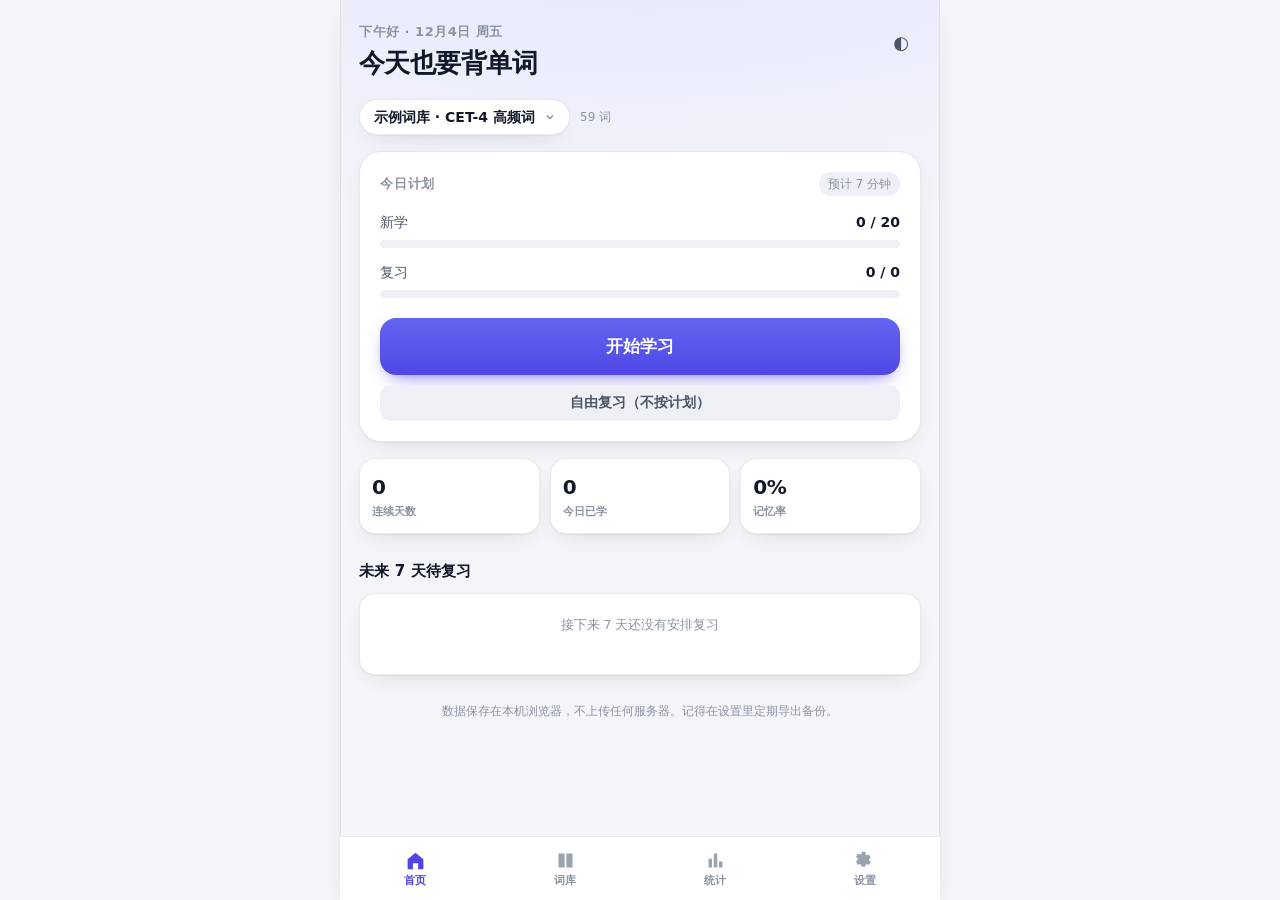
<file: index.html>
<!doctype html>
<html lang="zh-CN" data-theme="light">
<head>
<meta charset="utf-8">
<meta name="viewport" content="width=device-width, initial-scale=1, viewport-fit=cover">
<meta name="theme-color" content="#4f46e5">
<meta name="description" content="词流 WordFlow · 可导入自有词库的间隔重复背单词应用">
<meta name="apple-mobile-web-app-capable" content="yes">
<meta name="mobile-web-app-capable" content="yes">
<meta name="apple-mobile-web-app-status-bar-style" content="black-translucent">
<meta name="apple-mobile-web-app-title" content="词流">
<title>词流 · 背单词</title>
<link rel="manifest" href="manifest.webmanifest">
<link rel="icon" type="image/svg+xml" href="icons/favicon.svg">
<link rel="apple-touch-icon" href="icons/apple-touch-icon.png">
<link rel="stylesheet" href="css/app.css">
</head>
<body>
<div class="app" id="app">

  <!-- ============ 首页 ============ -->
  <section class="view" id="view-home">
    <header class="home-head">
      <div>
        <div class="greet" id="homeGreet">下午好</div>
        <h1 class="home-title">今天也要背单词</h1>
      </div>
      <button class="icon-btn" id="btnTheme" title="切换主题" aria-label="切换主题">◐</button>
    </header>

    <div class="book-picker">
      <select id="homeBookSelect" aria-label="选择词库"></select>
      <span class="picker-hint" id="homeBookMeta"></span>
    </div>

    <section class="plan-card" id="planCard">
      <div class="plan-top">
        <span class="plan-label">今日计划</span>
        <span class="plan-est" id="planEst">预计 0 分钟</span>
      </div>
      <div class="plan-row">
        <div class="plan-row-head"><span>新学</span><b id="planNewNum">0 / 0</b></div>
        <div class="bar"><i id="planNewBar" class="bar-new"></i></div>
      </div>
      <div class="plan-row">
        <div class="plan-row-head"><span>复习</span><b id="planRevNum">0 / 0</b></div>
        <div class="bar"><i id="planRevBar" class="bar-rev"></i></div>
      </div>
      <button class="btn btn-primary btn-xl" id="btnStart">开始学习</button>
      <button class="btn btn-ghost btn-sm" id="btnCram">自由复习（不按计划）</button>
    </section>

    <section class="stat-strip" id="homeStatStrip"></section>

    <section class="section" id="homeForecastWrap">
      <div class="section-head"><h2>未来 7 天待复习</h2></div>
      <div class="mini-chart" id="homeForecast"></div>
    </section>

    <p class="foot-note">数据保存在本机浏览器，不上传任何服务器。记得在设置里定期导出备份。</p>
  </section>

  <!-- ============ 词库 ============ -->
  <section class="view" id="view-books" hidden>
    <header class="page-head">
      <h1>词库</h1>
      <button class="btn btn-primary btn-sm" id="btnNewBook">＋ 导入词库</button>
    </header>
    <div id="bookList" class="book-list"></div>
    <div class="tip-box">
      <b>支持的导入格式</b>
      <ul>
        <li><b>CSV / TSV</b>：可带表头 <code>word,phonetic,meaning,example,tags</code>（也认中文表头 单词/音标/释义/例句/标签）</li>
        <li><b>纯文本</b>：每行 <code>单词 释义</code> 或 <code>单词　释义</code>（Tab 分隔）</li>
        <li><b>JSON</b>：对象数组，或字符串数组</li>
      </ul>
      没有音标/例句也能用，只填单词+释义即可。
    </div>
  </section>

  <!-- ============ 单词列表 ============ -->
  <section class="view" id="view-words" hidden>
    <header class="page-head">
      <button class="icon-btn" id="btnWordsBack" aria-label="返回">‹</button>
      <h1 id="wordsTitle">单词</h1>
      <button class="icon-btn" id="btnWordsMenu" aria-label="更多">⋯</button>
    </header>
    <div class="filter-row">
      <input id="wordSearch" class="input" type="search" placeholder="搜索单词或释义" autocomplete="off">
    </div>
    <div class="chips" id="wordFilterChips">
      <button class="chip active" data-filter="all">全部</button>
      <button class="chip" data-filter="new">未学</button>
      <button class="chip" data-filter="learning">学习中</button>
      <button class="chip" data-filter="review">复习中</button>
      <button class="chip" data-filter="mastered">已掌握</button>
    </div>
    <div id="wordList" class="word-list"></div>
    <button class="btn btn-ghost btn-sm" id="btnWordMore" hidden>显示更多</button>
  </section>

  <!-- ============ 统计 ============ -->
  <section class="view" id="view-stats" hidden>
    <header class="page-head"><h1>统计</h1></header>
    <div id="statsBody"></div>
  </section>

  <!-- ============ 设置 ============ -->
  <section class="view" id="view-settings" hidden>
    <header class="page-head"><h1>设置</h1></header>

    <section class="setting-group">
      <div class="setting-group-head">每日计划</div>
      <label class="setting-row">
        <div><div class="setting-title">每日新学上限</div><div class="setting-sub">建议 15–30，太多记不牢</div></div>
        <input class="num-input" type="number" id="setNewPerDay" min="1" max="200" step="1">
      </label>
      <label class="setting-row">
        <div><div class="setting-title">每日复习上限</div><div class="setting-sub">到期词太多时限制单日负担</div></div>
        <input class="num-input" type="number" id="setReviewPerDay" min="10" max="999" step="10">
      </label>
    </section>

    <section class="setting-group">
      <div class="setting-group-head">发音</div>
      <label class="setting-row">
        <div><div class="setting-title">自动发音</div><div class="setting-sub">出现新卡片时朗读单词</div></div>
        <input type="checkbox" class="switch" id="setAutoSpeak">
      </label>
      <label class="setting-row">
        <div><div class="setting-title">口音</div></div>
        <select class="select-input" id="setAccent">
          <option value="en-US">美音 en-US</option>
          <option value="en-GB">英音 en-GB</option>
        </select>
      </label>
      <label class="setting-row">
        <div>
          <div class="setting-title">音源</div>
          <div class="setting-sub">词典真人发音 ≈ 有道（英文）/ 百度（中文）</div>
        </div>
        <select class="select-input" id="setAudioSrc">
          <option value="auto">自动（推荐）</option>
          <option value="online">只用在线发音</option>
          <option value="tts">只用系统语音</option>
        </select>
      </label>
      <label class="setting-row">
        <div><div class="setting-title">语速</div><div class="setting-sub" id="setRateVal">0.9×</div></div>
        <input type="range" class="range" id="setRate" min="0.5" max="1.4" step="0.1">
      </label>
      <div class="setting-row">
        <div>
          <div class="setting-title">测试发音</div>
          <div class="setting-sub" id="setVoiceInfo">点右边按钮试听</div>
        </div>
        <button class="btn btn-ghost btn-sm" type="button" id="btnTestSpeak">试听</button>
      </div>
    </section>

    <section class="setting-group">
      <div class="setting-group-head">外观</div>
      <label class="setting-row">
        <div><div class="setting-title">主题</div></div>
        <select class="select-input" id="setTheme">
          <option value="auto">跟随系统</option>
          <option value="light">浅色</option>
          <option value="dark">深色</option>
        </select>
      </label>
    </section>

    <section class="setting-group">
      <div class="setting-group-head">数据</div>
      <button class="setting-row setting-btn" id="btnExport"><div><div class="setting-title">导出备份</div><div class="setting-sub">全部词库 + 学习进度 + 统计，JSON 文件</div></div><span class="chev">›</span></button>
      <button class="setting-row setting-btn" id="btnImportBackup"><div><div class="setting-title">导入备份</div><div class="setting-sub">从 JSON 备份恢复（可合并或覆盖）</div></div><span class="chev">›</span></button>
      <button class="setting-row setting-btn danger" id="btnReset"><div><div class="setting-title">清空全部数据</div><div class="setting-sub">不可恢复，请先导出备份</div></div><span class="chev">›</span></button>
    </section>

    <p class="foot-note">词流 WordFlow v1.0 · 纯前端 · 离线可用 · 词库与进度只存在你的设备上</p>
  </section>

  <!-- ============ 底部导航 ============ -->
  <nav class="tabbar" id="tabbar">
    <button class="tab active" data-view="home">
      <svg viewBox="0 0 24 24" aria-hidden="true"><path d="M3 10.5 12 3l9 7.5V21a1 1 0 0 1-1 1h-5v-7H9v7H4a1 1 0 0 1-1-1z"/></svg>
      <span>首页</span>
    </button>
    <button class="tab" data-view="books">
      <svg viewBox="0 0 24 24" aria-hidden="true"><path d="M4 4h7v16H4zM13 4h7v16h-7z"/></svg>
      <span>词库</span>
    </button>
    <button class="tab" data-view="stats">
      <svg viewBox="0 0 24 24" aria-hidden="true"><path d="M4 20V10h4v10zM10 20V4h4v16zM16 20v-7h4v7z"/></svg>
      <span>统计</span>
    </button>
    <button class="tab" data-view="settings">
      <svg viewBox="0 0 24 24" aria-hidden="true"><path d="M12 8a4 4 0 1 0 0 8 4 4 0 0 0 0-8zM3 12l-2 1 2 4 2-1a8 8 0 0 0 2 1l.5 2h4l.5-2a8 8 0 0 0 2-1l2 1 2-4-2-1v-2l2-1-2-4-2 1a8 8 0 0 0-2-1L12 2H8l-.5 2a8 8 0 0 0-2 1L3 4 1 8l2 1z"/></svg>
      <span>设置</span>
    </button>
  </nav>
</div>

<!-- ============ 学习会话 ============ -->
<div class="study" id="study" hidden>
  <header class="study-top">
    <button class="icon-btn" id="studyClose" aria-label="退出学习">✕</button>
    <div class="study-progress">
      <div class="bar"><i id="studyBar"></i></div>
      <span id="studyCount">0 / 0</span>
    </div>
    <button class="icon-btn" id="studySpeakToggle" aria-label="发音" title="朗读">🔊</button>
  </header>

  <div class="study-body">
    <div class="flashcard" id="flashcard">
      <div class="fc-inner">
        <div class="fc-front">
          <div class="fc-badges">
            <span class="pill" id="fcKind">新词</span>
            <span class="pill pill-soft" id="fcTags"></span>
          </div>
          <div class="fc-word" id="fcWord">word</div>
          <div class="fc-phon" id="fcPhon"></div>
          <button class="speak-btn" id="fcSpeak" aria-label="朗读单词">🔊</button>
          <div class="fc-hint">轻触卡片 / 按空格 显示释义</div>
        </div>
        <div class="fc-back">
          <div class="fc-badges">
            <span class="pill" id="fcKind2">新词</span>
            <span class="pill pill-soft" id="fcTags2"></span>
          </div>
          <div class="fc-word fc-word-sm" id="fcWord2">word</div>
          <div class="fc-phon" id="fcPhon2"></div>
          <div class="fc-meaning" id="fcMeaning"></div>
          <div class="fc-example" id="fcExample"></div>
          <div class="fc-example-cn" id="fcExampleCn"></div>
          <div class="fc-reps" id="fcReps"></div>
        </div>
      </div>
    </div>
  </div>

  <footer class="study-bottom">
    <button class="btn btn-primary btn-xl" id="btnReveal">显示释义</button>
    <div class="ratings" id="ratings" hidden>
      <button class="rate rate-0" data-g="0"><b>忘记</b><span>—</span></button>
      <button class="rate rate-1" data-g="1"><b>模糊</b><span>—</span></button>
      <button class="rate rate-2" data-g="2"><b>认识</b><span>—</span></button>
      <button class="rate rate-3" data-g="3"><b>简单</b><span>—</span></button>
    </div>
    <div class="study-tip">1–4 评分 · 空格翻面</div>
  </footer>
</div>

<!-- ============ 会话完成 ============ -->
<div class="study" id="done" hidden>
  <div class="done-box">
    <div class="done-emoji" id="doneEmoji">🎉</div>
    <h2 id="doneTitle">今日任务完成</h2>
    <p class="done-sub" id="doneSub"></p>
    <div class="done-grid" id="doneGrid"></div>
    <button class="btn btn-primary btn-xl" id="doneHome">回到首页</button>
    <button class="btn btn-ghost btn-sm" id="doneAgain">再学一轮</button>
  </div>
</div>

<div id="modalRoot"></div>
<div id="toast" class="toast" hidden></div>
<noscript><p style="padding:24px">这个应用需要启用 JavaScript。</p></noscript>

<script src="js/srs.js"></script>
<script src="js/importer.js"></script>
<script src="js/store.js"></script>
<script src="js/demo-data.js"></script>
<script src="js/wordbanks.js"></script>
<script src="js/audio.js"></script>
<script src="js/app.js"></script>
</body>
</html>
</file>
<file: css/app.css>
/* ============================================================
   词流 WordFlow — 样式
   ============================================================ */
:root{
  --bg:#f4f5f8;
  --bg-grad:radial-gradient(1200px 480px at 50% -10%, #e5e7ff 0%, rgba(229,231,255,0) 70%);
  --surface:#ffffff;
  --surface-2:#f7f8fb;
  --surface-3:#eef0f6;
  --line:rgba(17,24,39,.09);
  --line-strong:rgba(17,24,39,.16);
  --text:#111827;
  --text-2:#4b5563;
  --sub:#8b93a1;
  --primary:#4f46e5;
  --primary-2:#6366f1;
  --primary-ink:#ffffff;
  --new:#10b981;
  --rev:#6366f1;
  --warn:#f59e0b;
  --bad:#ef4444;
  --good:#22c55e;
  --shadow:0 1px 2px rgba(17,24,39,.04), 0 8px 24px -12px rgba(17,24,39,.18);
  --shadow-lg:0 24px 60px -24px rgba(17,24,39,.35);
  --r:18px;
  --r-sm:12px;
  --tab-h:64px;
  --safe-b:env(safe-area-inset-bottom, 0px);
  --safe-t:env(safe-area-inset-top, 0px);
}
html[data-theme="dark"]{
  --bg:#0b0e14;
  --bg-grad:radial-gradient(1200px 480px at 50% -10%, #1b1f3a 0%, rgba(27,31,58,0) 70%);
  --surface:#141922;
  --surface-2:#1a2029;
  --surface-3:#222a35;
  --line:rgba(255,255,255,.09);
  --line-strong:rgba(255,255,255,.18);
  --text:#e9eef5;
  --text-2:#b9c3cf;
  --sub:#7d8896;
  --primary:#6366f1;
  --primary-2:#818cf8;
  --primary-ink:#0b0e14;
  --shadow:0 1px 2px rgba(0,0,0,.4), 0 10px 30px -16px rgba(0,0,0,.8);
  --shadow-lg:0 30px 70px -30px rgba(0,0,0,.9);
}

*{box-sizing:border-box;-webkit-tap-highlight-color:transparent;}
html,body{margin:0;padding:0;}
html{-webkit-text-size-adjust:100%;}
body{
  font-family:system-ui,-apple-system,"Segoe UI","PingFang SC","HarmonyOS Sans SC","Microsoft YaHei",sans-serif;
  background:var(--bg);
  color:var(--text);
  font-size:16px;
  line-height:1.5;
  overscroll-behavior-y:none;
  -webkit-font-smoothing:antialiased;
}
button,input,select,textarea{font-family:inherit;font-size:inherit;color:inherit;}
button{border:0;background:none;cursor:pointer;padding:0;}
h1,h2,h3,p{margin:0;}
code{background:var(--surface-3);padding:1px 5px;border-radius:5px;font-size:.9em;}

.app{
  position:relative;
  min-height:100dvh;
  max-width:600px;
  margin:0 auto;
  padding:calc(var(--safe-t) + 8px) 18px calc(var(--tab-h) + var(--safe-b) + 24px);
  background-image:var(--bg-grad);
  background-repeat:no-repeat;
}
@media (min-width:700px){
  body{background:var(--bg);}
  .app{border-left:1px solid var(--line);border-right:1px solid var(--line);min-height:100dvh;box-shadow:var(--shadow);}
}

/* ---------- 通用 ---------- */
.view{animation:fadeUp .22s ease both;}
@keyframes fadeUp{from{opacity:0;transform:translateY(6px)}to{opacity:1;transform:none}}
[hidden]{display:none !important;}

.btn{
  display:inline-flex;align-items:center;justify-content:center;gap:8px;
  border-radius:14px;font-weight:600;padding:12px 18px;
  transition:transform .12s ease, opacity .12s ease, background .15s ease;
  white-space:nowrap;
}
.btn:active{transform:scale(.975);}
.btn-primary{background:linear-gradient(180deg,var(--primary-2),var(--primary));color:var(--primary-ink);box-shadow:0 8px 20px -10px var(--primary);}
.btn-ghost{background:var(--surface-3);color:var(--text-2);}
.btn-xl{width:100%;padding:17px;font-size:17px;border-radius:16px;}
.btn-sm{padding:9px 14px;font-size:14px;border-radius:11px;}
.btn.danger{color:var(--bad);}
.btn:disabled,.btn[disabled]{background:var(--surface-3);color:var(--sub);box-shadow:none;opacity:1;cursor:default;}
.btn:disabled:active,.btn[disabled]:active{transform:none;}

.icon-btn{
  width:40px;height:40px;border-radius:12px;display:grid;place-items:center;
  color:var(--text-2);font-size:18px;background:transparent;
}
.icon-btn:active{background:var(--surface-3);}
.icon-btn:hover{background:var(--surface-3);}

.pill{background:var(--primary);color:#fff;font-size:12px;font-weight:700;padding:3px 9px;border-radius:999px;letter-spacing:.02em;}
.pill-soft{background:var(--surface-3);color:var(--sub);font-weight:600;}

.bar{height:8px;border-radius:999px;background:var(--surface-3);overflow:hidden;}
.bar > i{display:block;height:100%;width:0;border-radius:999px;transition:width .45s cubic-bezier(.2,.8,.2,1);}
.bar-new,.bar-new > i{background:linear-gradient(90deg,#34d399,#10b981);}
.bar-rev,.bar-rev > i{background:linear-gradient(90deg,#818cf8,#6366f1);}

.section{margin-top:26px;}
.section-head{display:flex;align-items:center;justify-content:space-between;margin-bottom:10px;}
.section-head h2{font-size:15px;font-weight:700;letter-spacing:.01em;}
.foot-note{color:var(--sub);font-size:12px;line-height:1.7;margin-top:26px;text-align:center;}

/* ---------- 首页 ---------- */
.home-head{display:flex;align-items:flex-start;justify-content:space-between;padding:14px 0 10px;}
.greet{color:var(--sub);font-size:13px;font-weight:600;letter-spacing:.04em;}
.home-title{font-size:26px;font-weight:800;letter-spacing:-.02em;margin-top:2px;}

.book-picker{display:flex;align-items:center;gap:10px;margin:6px 0 16px;}
.book-picker select{
  appearance:none;-webkit-appearance:none;
  background:var(--surface);border:1px solid var(--line);border-radius:999px;
  padding:9px 34px 9px 14px;font-size:14px;font-weight:650;color:var(--text);
  box-shadow:var(--shadow);
  background-image:url("data:image/svg+xml;utf8,<svg xmlns='http://www.w3.org/2000/svg' width='12' height='12' viewBox='0 0 24 24' fill='none' stroke='%238b93a1' stroke-width='3'><path d='M6 9l6 6 6-6'/></svg>");
  background-repeat:no-repeat;background-position:right 13px center;
  max-width:62vw;text-overflow:ellipsis;
}
.picker-hint{font-size:12px;color:var(--sub);}

.plan-card{
  background:var(--surface);border:1px solid var(--line);border-radius:22px;
  padding:20px;box-shadow:var(--shadow);
}
.plan-top{display:flex;align-items:center;justify-content:space-between;margin-bottom:16px;}
.plan-label{font-size:13px;font-weight:750;letter-spacing:.06em;color:var(--sub);}
.plan-est{font-size:12px;color:var(--sub);background:var(--surface-3);padding:3px 9px;border-radius:999px;}
.plan-row{margin-bottom:14px;}
.plan-row-head{display:flex;justify-content:space-between;align-items:baseline;margin-bottom:7px;font-size:14px;color:var(--text-2);}
.plan-row-head b{font-variant-numeric:tabular-nums;font-size:14px;color:var(--text);}
.plan-card .btn-xl{margin-top:6px;}
.plan-card .btn-ghost{width:100%;margin-top:10px;}

.stat-strip{display:grid;grid-template-columns:repeat(3,1fr);gap:10px;margin-top:16px;}
.stat-cell{background:var(--surface);border:1px solid var(--line);border-radius:16px;padding:13px 12px;box-shadow:var(--shadow);}
.stat-cell .v{font-size:20px;font-weight:800;font-variant-numeric:tabular-nums;letter-spacing:-.02em;}
.stat-cell .k{font-size:11px;color:var(--sub);margin-top:2px;font-weight:600;}

.mini-chart{display:flex;align-items:flex-end;gap:6px;height:82px;background:var(--surface);border:1px solid var(--line);border-radius:16px;padding:12px;box-shadow:var(--shadow);}
.mini-col{flex:1;display:flex;flex-direction:column;align-items:center;gap:5px;height:100%;justify-content:flex-end;}
.mini-col b{font-size:10px;font-weight:700;color:var(--sub);font-variant-numeric:tabular-nums;line-height:1;min-height:11px;}
.mini-col i{display:block;width:100%;border-radius:5px;background:var(--surface-3);min-height:3px;transition:height .4s ease;}
.mini-col i.has{background:linear-gradient(180deg,#818cf8,#6366f1);}
.mini-col span{font-size:9px;color:var(--sub);white-space:nowrap;}

/* ---------- 页面标题 ---------- */
.page-head{display:flex;align-items:center;justify-content:space-between;gap:10px;padding:14px 0 12px;}
.page-head h1{font-size:22px;font-weight:800;letter-spacing:-.02em;flex:1;min-width:0;white-space:nowrap;overflow:hidden;text-overflow:ellipsis;}
.page-head .icon-btn{margin-left:-8px;}

/* ---------- 词库 ---------- */
.book-list{display:flex;flex-direction:column;gap:10px;}
.book-item{
  background:var(--surface);border:1px solid var(--line);border-radius:16px;padding:14px 16px;
  display:flex;align-items:center;gap:14px;box-shadow:var(--shadow);text-align:left;width:100%;
}
.book-item.active{border-color:color-mix(in srgb, var(--primary) 45%, var(--line));}
.book-dot{width:10px;height:10px;border-radius:999px;background:var(--surface-3);flex:none;}
.book-item.active .book-dot{background:var(--primary);box-shadow:0 0 0 4px color-mix(in srgb, var(--primary) 18%, transparent);}
.book-main{flex:1;min-width:0;display:flex;flex-direction:column;gap:2px;}
.book-name{display:block;font-weight:700;font-size:15px;white-space:nowrap;overflow:hidden;text-overflow:ellipsis;max-width:100%;}
.book-meta{display:block;font-size:12px;color:var(--sub);font-variant-numeric:tabular-nums;white-space:nowrap;overflow:hidden;text-overflow:ellipsis;}
.book-meta b{color:var(--rev);}
.book-more{color:var(--sub);font-size:18px;padding:4px 6px;}

.tip-box{background:var(--surface-2);border:1px dashed var(--line-strong);border-radius:16px;padding:14px 16px;font-size:12.5px;color:var(--text-2);line-height:1.75;margin-top:18px;}
.tip-box b{color:var(--text);}
.tip-box ul{margin:6px 0 8px;padding-left:18px;}
.tip-box li{margin-bottom:3px;}

.filter-row{margin-bottom:10px;}
.input, .select-input, .num-input, textarea{
  width:100%;background:var(--surface);border:1px solid var(--line);border-radius:12px;
  padding:11px 13px;color:var(--text);outline:none;transition:border-color .15s ease;font-size:16px;
}
.input:focus,.select-input:focus,.num-input:focus,textarea:focus{border-color:var(--primary);}
.num-input{width:76px;text-align:center;font-variant-numeric:tabular-nums;}
.select-input{width:auto;min-width:140px;appearance:none;-webkit-appearance:none;
  background-image:url("data:image/svg+xml;utf8,<svg xmlns='http://www.w3.org/2000/svg' width='12' height='12' viewBox='0 0 24 24' fill='none' stroke='%238b93a1' stroke-width='3'><path d='M6 9l6 6 6-6'/></svg>");
  background-repeat:no-repeat;background-position:right 12px center;padding-right:32px;}
textarea{resize:vertical;min-height:120px;line-height:1.6;font-size:14px;font-family:ui-monospace,SFMono-Regular,Menlo,monospace;}

.chips{display:flex;gap:8px;overflow-x:auto;padding:2px 0 12px;scrollbar-width:none;}
.chips::-webkit-scrollbar{display:none;}
.chip{
  flex:none;padding:7px 14px;border-radius:999px;background:var(--surface);border:1px solid var(--line);
  font-size:13px;font-weight:600;color:var(--text-2);white-space:nowrap;
}
.chip.active{background:var(--text);color:var(--bg);border-color:var(--text);}

/* 导入面板里的「现成词库」快捷入口 */
.bank-picks{display:flex;flex-wrap:wrap;gap:8px;margin:0 0 12px;}
.bank-picks .chip{white-space:normal;text-align:left;line-height:1.35;}

/* 存储不可用时的提示条 */
.warnbar{
  position:sticky;top:0;z-index:70;display:flex;gap:8px;align-items:flex-start;
  padding:10px 14px;font-size:12px;line-height:1.45;
  background:color-mix(in srgb, #f59e0b 16%, var(--surface));
  border-bottom:1px solid color-mix(in srgb, #f59e0b 34%, var(--line));
  color:var(--text);
}
.warnbar .warnbar-x{flex:none;margin-left:auto;padding:0 2px;font-size:16px;line-height:1;color:var(--sub);background:none;border:0;}

.word-list{display:flex;flex-direction:column;}
.word-row{
  display:flex;align-items:center;gap:12px;padding:12px 4px;border-bottom:1px solid var(--line);
  text-align:left;width:100%;
}
.word-row:last-child{border-bottom:0;}
.wr-main{flex:1;min-width:0;display:flex;flex-direction:column;gap:1px;}
.wr-word{display:block;font-weight:700;font-size:15px;letter-spacing:-.01em;white-space:nowrap;overflow:hidden;text-overflow:ellipsis;}
.wr-word.mastered{color:var(--sub);}
.wr-mean{display:block;font-size:12.5px;color:var(--sub);white-space:nowrap;overflow:hidden;text-overflow:ellipsis;}
.wr-state{font-size:11px;padding:2px 8px;border-radius:999px;background:var(--surface-3);color:var(--sub);flex:none;font-weight:600;}
.wr-state.s-new{background:var(--surface-3);color:var(--sub);}
.wr-state.s-learning{background:color-mix(in srgb,var(--warn) 16%, transparent);color:#b45309;}
.wr-state.s-review{background:color-mix(in srgb,var(--rev) 14%, transparent);color:var(--rev);}
.wr-state.s-mastered{background:color-mix(in srgb,var(--good) 16%, transparent);color:#15803d;}
#btnWordMore{margin:16px auto 0;display:block;}

/* ---------- 设置 ---------- */
.setting-group{background:var(--surface);border:1px solid var(--line);border-radius:18px;margin-bottom:16px;overflow:hidden;box-shadow:var(--shadow);}
.setting-group-head{font-size:12px;font-weight:750;color:var(--sub);letter-spacing:.08em;padding:12px 16px 6px;text-transform:uppercase;}
.setting-row{display:flex;align-items:center;justify-content:space-between;gap:14px;padding:14px 16px;border-top:1px solid var(--line);width:100%;text-align:left;}
.setting-group-head + .setting-row{border-top:0;}
.setting-title{font-size:15px;font-weight:600;}
.setting-sub{font-size:12px;color:var(--sub);margin-top:2px;}
.setting-btn .chev{color:var(--sub);font-size:20px;}
.switch{appearance:none;-webkit-appearance:none;width:48px;height:28px;border-radius:999px;background:var(--surface-3);position:relative;transition:background .18s ease;flex:none;cursor:pointer;}
.switch::after{content:"";position:absolute;top:3px;left:3px;width:22px;height:22px;border-radius:999px;background:#fff;box-shadow:0 1px 3px rgba(0,0,0,.25);transition:transform .18s ease;}
.switch:checked{background:var(--primary);}
.switch:checked::after{transform:translateX(20px);}
.range{width:130px;accent-color:var(--primary);}

/* ---------- 统计 ---------- */
.stat-cards{display:grid;grid-template-columns:1fr 1fr;gap:10px;}
.stat-card{background:var(--surface);border:1px solid var(--line);border-radius:16px;padding:14px;box-shadow:var(--shadow);}
.stat-card .v{font-size:24px;font-weight:800;letter-spacing:-.03em;font-variant-numeric:tabular-nums;}
.stat-card .k{font-size:12px;color:var(--sub);margin-top:2px;font-weight:600;}
.chart-box{background:var(--surface);border:1px solid var(--line);border-radius:16px;padding:14px;box-shadow:var(--shadow);}
.chart-legend{display:flex;gap:14px;font-size:11px;color:var(--sub);margin-bottom:10px;}
.chart-legend i{display:inline-block;width:8px;height:8px;border-radius:3px;margin-right:5px;}
.chart{display:flex;align-items:flex-end;gap:5px;height:120px;}
.chart .col{flex:1;display:flex;flex-direction:column;justify-content:flex-end;align-items:center;gap:5px;height:100%;}
.chart .col .stack{width:100%;display:flex;flex-direction:column;justify-content:flex-end;height:100%;gap:2px;}
.chart .col .stack i{display:block;width:100%;border-radius:4px 4px 0 0;}
.chart .col .stack i.n{background:var(--new);}
.chart .col .stack i.r{background:var(--rev);}
.chart .col span{font-size:9px;color:var(--sub);white-space:nowrap;}
.dist{display:flex;height:14px;border-radius:999px;overflow:hidden;margin:12px 0 10px;background:var(--surface-3);}
.dist i{display:block;height:100%;}
.dist-list{display:flex;flex-direction:column;gap:7px;font-size:13px;}
.dist-list div{display:flex;justify-content:space-between;color:var(--text-2);}
.dist-list b{font-variant-numeric:tabular-nums;}
.dist-dot{display:inline-block;width:8px;height:8px;border-radius:3px;margin-right:7px;}
.chart-empty{margin:0;padding:26px 8px;text-align:center;font-size:12.5px;color:var(--sub);line-height:1.7;flex:1;}

/* ---------- 学习会话 ---------- */
.study{
  position:fixed;inset:0;z-index:60;background:var(--bg);
  display:flex;flex-direction:column;
  padding:calc(var(--safe-t) + 10px) 18px calc(var(--safe-b) + 18px);
  max-width:600px;margin:0 auto;
  animation:fadeUp .2s ease both;
}
.study-top{display:flex;align-items:center;gap:12px;padding:4px 0 8px;}
.study-progress{flex:1;display:flex;align-items:center;gap:10px;}
.study-progress .bar{flex:1;}
.study-progress .bar > i{background:linear-gradient(90deg,var(--primary-2),var(--primary));min-width:6px;}
.fc-front .fc-badges{position:absolute;top:0;left:0;margin:0;}
.study-progress span{font-size:12px;color:var(--sub);font-variant-numeric:tabular-nums;min-width:46px;text-align:right;}

.study-body{flex:1;display:flex;align-items:stretch;min-height:0;padding:6px 0 12px;}
.flashcard{
  flex:1;background:var(--surface);border:1px solid var(--line);border-radius:26px;
  box-shadow:var(--shadow-lg);position:relative;overflow:hidden;cursor:pointer;
  display:flex;
}
.fc-inner{flex:1;display:flex;flex-direction:column;justify-content:center;padding:24px 22px;position:relative;overflow-y:auto;}

.fc-front,.fc-back{display:flex;flex-direction:column;align-items:center;text-align:center;width:100%;gap:6px;}
.fc-front{flex:1;justify-content:center;position:relative;padding-bottom:30px;}
.flashcard.revealed .fc-front{display:none;}
.flashcard:not(.revealed) .fc-back{display:none;}

.fc-badges{display:flex;gap:6px;align-self:flex-start;margin-bottom:10px;min-height:22px;}
.fc-word{
  font-size:clamp(30px,9vw,44px);font-weight:800;letter-spacing:-.03em;line-height:1.15;
  word-break:break-word;
}
.fc-word-sm{font-size:clamp(22px,6.4vw,30px);margin-bottom:6px;}
.fc-phon{color:var(--text-2);font-size:15px;letter-spacing:.01em;margin-top:2px;}
.speak-btn{
  width:52px;height:52px;border-radius:999px;background:var(--surface-3);font-size:20px;
  display:grid;place-items:center;margin:18px 0 0;
  transition:background .15s ease,transform .12s ease;
}
.speak-btn:active{transform:scale(.92);background:color-mix(in srgb,var(--primary) 18%, var(--surface-3));}
.fc-hint{position:absolute;left:0;right:0;bottom:0;margin:0;font-size:12px;color:var(--sub);animation:pulse 2.4s ease-in-out infinite;}
@keyframes pulse{0%,100%{opacity:.55}50%{opacity:1}}

.fc-meaning{font-size:19px;font-weight:650;line-height:1.6;margin:6px 0 2px;text-align:left;width:100%;}
.fc-example{
  text-align:left;width:100%;font-size:14.5px;line-height:1.75;color:var(--text-2);
  background:var(--surface-2);border-left:3px solid color-mix(in srgb,var(--primary) 45%, transparent);
  border-radius:0 12px 12px 0;padding:10px 13px;margin-top:12px;
}
.fc-example:empty,.fc-example-cn:empty,.fc-reps:empty{display:none;}
.fc-example mark{background:color-mix(in srgb,var(--primary) 22%, transparent);color:inherit;border-radius:4px;padding:0 2px;font-weight:700;}
.fc-example-cn{text-align:left;width:100%;font-size:13px;color:var(--sub);line-height:1.7;padding:6px 2px 0;}
.fc-reps{font-size:11.5px;color:var(--sub);margin-top:14px;font-variant-numeric:tabular-nums;}

.study-bottom{padding-top:4px;}
.ratings{display:grid;grid-template-columns:repeat(4,1fr);gap:8px;}
.rate{
  display:flex;flex-direction:column;align-items:center;gap:2px;padding:12px 4px;border-radius:14px;
  font-weight:700;font-size:14px;transition:transform .1s ease;
}
.rate:active{transform:scale(.95);}
.rate span{font-size:10.5px;font-weight:600;opacity:.75;font-variant-numeric:tabular-nums;}
.rate-0{background:color-mix(in srgb,var(--bad) 13%, var(--surface));color:var(--bad);}
.rate-1{background:color-mix(in srgb,var(--warn) 15%, var(--surface));color:#b45309;}
.rate-2{background:color-mix(in srgb,var(--good) 14%, var(--surface));color:#15803d;}
.rate-3{background:color-mix(in srgb,var(--rev) 14%, var(--surface));color:var(--rev);}
html[data-theme="dark"] .rate-1{color:#fbbf24;}
html[data-theme="dark"] .rate-2{color:#4ade80;}
html[data-theme="dark"] .rate-3{color:#a5b4fc;}
.study-tip{text-align:center;font-size:11px;color:var(--sub);margin-top:10px;}
@media (hover:none){.study-tip{display:none;}}

/* ---------- 完成页 ---------- */
#done{align-items:center;justify-content:center;}
.done-box{width:100%;text-align:center;padding:10px 4px;}
.done-emoji{font-size:52px;}
#doneTitle{font-size:24px;font-weight:800;letter-spacing:-.02em;margin:10px 0 6px;}
.done-sub{color:var(--sub);font-size:14px;}
.done-grid{display:grid;grid-template-columns:repeat(3,1fr);gap:10px;margin:24px 0 26px;}
.done-cell{background:var(--surface);border:1px solid var(--line);border-radius:16px;padding:14px 8px;}
.done-cell .v{font-size:22px;font-weight:800;font-variant-numeric:tabular-nums;}
.done-cell .k{font-size:11px;color:var(--sub);margin-top:2px;font-weight:600;}
#doneAgain{width:100%;margin-top:12px;}

/* ---------- 弹层 ---------- */
#modalRoot{position:fixed;inset:0;z-index:80;display:none;}
#modalRoot.open{display:block;}
.modal-mask{position:absolute;inset:0;background:rgba(8,10,16,.48);backdrop-filter:blur(3px);animation:fade .18s ease both;}
@keyframes fade{from{opacity:0}to{opacity:1}}
.sheet{
  position:absolute;left:0;right:0;bottom:0;max-width:600px;margin:0 auto;
  background:var(--surface);border-radius:24px 24px 0 0;
  padding:18px 18px calc(18px + var(--safe-b));
  max-height:92dvh;display:flex;flex-direction:column;
  animation:slideUp .24s cubic-bezier(.2,.9,.2,1) both;
  box-shadow:0 -20px 60px -20px rgba(0,0,0,.45);
}
@keyframes slideUp{from{transform:translateY(24px);opacity:.6}to{transform:none;opacity:1}}
.sheet-head{display:flex;align-items:center;justify-content:space-between;gap:12px;margin-bottom:14px;}
.sheet-head h2{font-size:18px;font-weight:800;letter-spacing:-.01em;}
.sheet-body{overflow-y:auto;flex:1;min-height:0;}
.sheet-foot{display:flex;gap:10px;margin-top:14px;}
.sheet-foot .btn{flex:1;}
.modal-x{width:34px;height:34px;border-radius:999px;background:var(--surface-3);color:var(--sub);display:grid;place-items:center;font-size:16px;}

.field{margin-bottom:12px;}
.field label{display:block;font-size:12px;font-weight:700;color:var(--sub);margin-bottom:5px;letter-spacing:.02em;}
.preview-table{width:100%;border-collapse:collapse;font-size:12px;margin-top:8px;}
.preview-table th,.preview-table td{text-align:left;padding:5px 6px;border-bottom:1px solid var(--line);max-width:120px;overflow:hidden;text-overflow:ellipsis;white-space:nowrap;}
.preview-table th{color:var(--sub);font-weight:700;font-size:11px;}
.hint-line{font-size:12px;color:var(--sub);margin-top:8px;line-height:1.6;}
.file-drop{
  border:1.5px dashed var(--line-strong);border-radius:14px;padding:22px 14px;text-align:center;
  color:var(--sub);font-size:13px;background:var(--surface-2);margin-bottom:12px;
}
.file-drop.has{color:var(--primary);border-color:var(--primary);background:color-mix(in srgb,var(--primary) 7%, var(--surface-2));}
.seg{display:flex;background:var(--surface-3);border-radius:12px;padding:3px;gap:3px;margin-bottom:12px;}
.seg button{flex:1;padding:8px;border-radius:9px;font-size:13px;font-weight:650;color:var(--sub);}
.seg button.active{background:var(--surface);color:var(--text);box-shadow:var(--shadow);}

/* ---------- 底部导航 ---------- */
.tabbar{
  position:fixed;left:0;right:0;bottom:0;z-index:40;
  max-width:600px;margin:0 auto;
  height:calc(var(--tab-h) + var(--safe-b));
  padding-bottom:var(--safe-b);
  display:grid;grid-template-columns:repeat(4,1fr);
  background:color-mix(in srgb, var(--surface) 93%, transparent);
  backdrop-filter:blur(14px);-webkit-backdrop-filter:blur(14px);
  border-top:1px solid var(--line);
}
.tab{display:flex;flex-direction:column;align-items:center;justify-content:center;gap:3px;color:var(--sub);font-size:10.5px;font-weight:650;}
.tab svg{width:21px;height:21px;fill:currentColor;opacity:.85;}
.tab.active{color:var(--primary);}
.tab.active svg{opacity:1;}

/* ---------- toast ---------- */
.toast{
  position:fixed;left:50%;bottom:calc(var(--tab-h) + var(--safe-b) + 18px);transform:translateX(-50%);
  background:rgba(17,24,39,.92);color:#fff;font-size:13.5px;padding:11px 18px;border-radius:999px;
  z-index:120;max-width:86vw;text-align:center;box-shadow:var(--shadow-lg);
  animation:fadeUp .2s ease both;
}
html[data-theme="dark"] .toast{background:rgba(233,238,245,.95);color:#0b0e14;}

@media (prefers-reduced-motion:reduce){
  *{animation-duration:.001s !important;transition-duration:.001s !important;}
}
</file>
